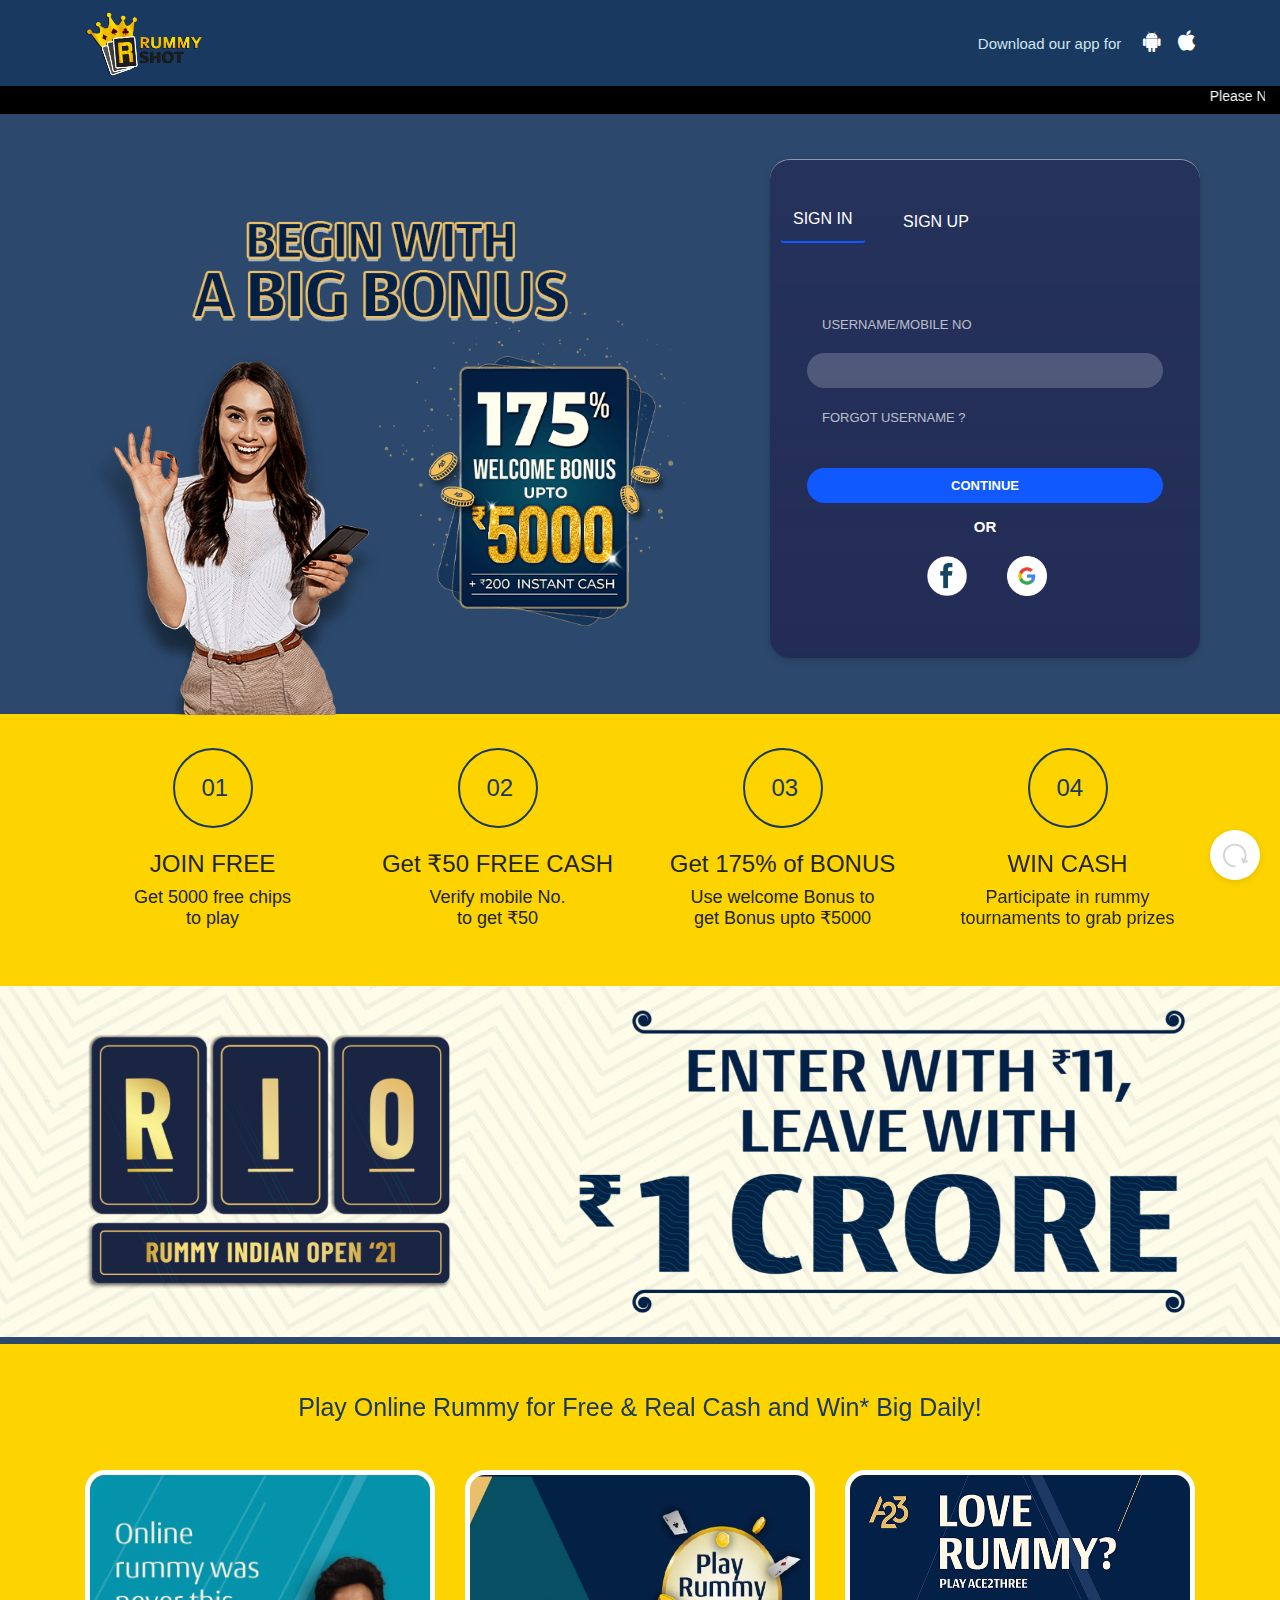
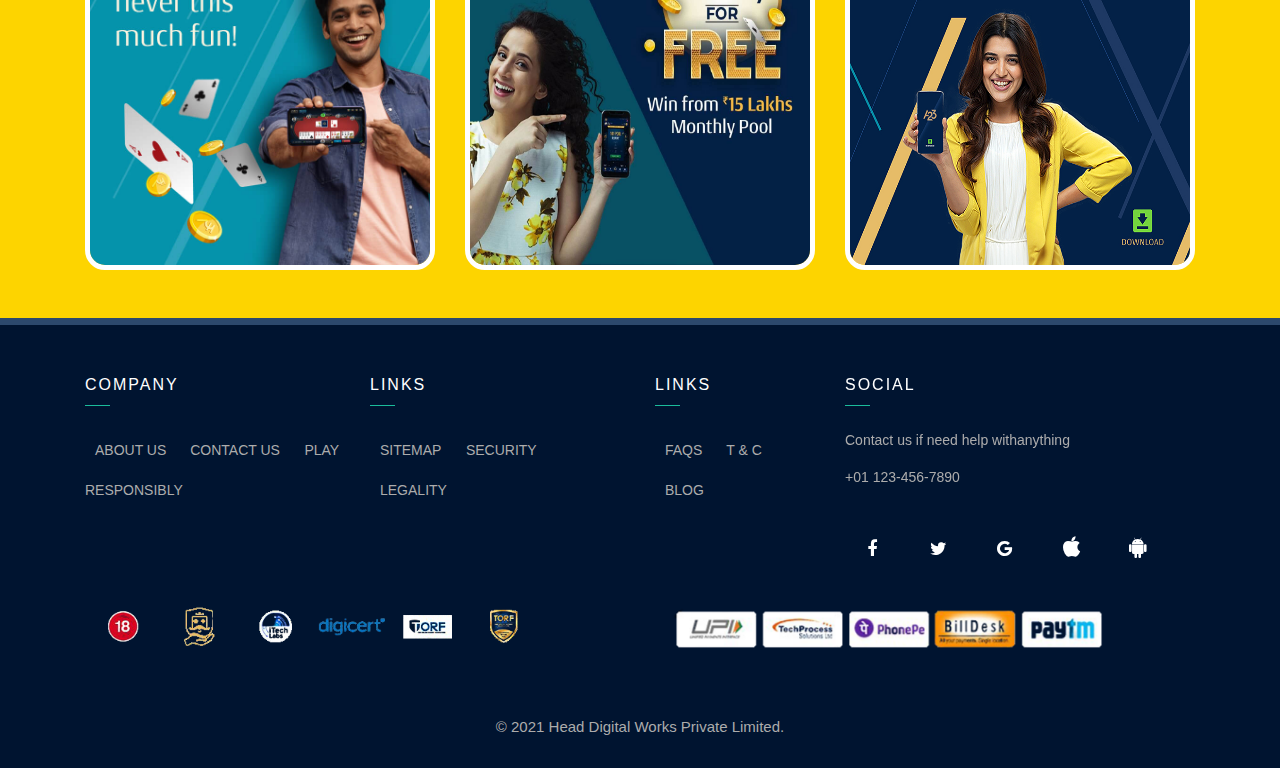
<file: index.html>
<!DOCTYPE html>
<html lang="en">
<head>
    <meta charset="UTF-8">
    <meta http-equiv="X-UA-Compatible" content="IE=edge">
    <meta name="viewport" content="width=device-width, initial-scale=1.0">
    <title>Game</title>
<link rel="stylesheet" href="style.css">
    <!-- Latest compiled and minified CSS -->
<link rel="stylesheet" href="bootstrap/css/bootstrap.min.css">
<link rel="stylesheet" href="style.css">
<link rel="stylesheet" href="https://cdnjs.cloudflare.com/ajax/libs/font-awesome/4.7.0/css/font-awesome.min.css">

<link rel="preconnect" href="https://fonts.googleapis.com">
<link rel="preconnect" href="https://fonts.gstatic.com" crossorigin>
<link href="https://fonts.googleapis.com/css2?family=Open+Sans:wght@300&display=swap" rel="stylesheet">
</head>
<body>

    <nav class="navbar navbar-expand-lg navbar-light bgg">
        <div class="container">
        <a class="navbar-brand" href="#"><img src="images/01.png" width="120" height="120"></a>
        <button class="navbar-toggler" type="button" data-toggle="collapse" data-target="#navbarTogglerDemo02" aria-controls="navbarTogglerDemo02" aria-expanded="false" aria-label="Toggle navigation">
          <span class="navbar-toggler-icon"><i class="fa fa-bars text-white"></i></span>
        </button>
      

<div class="icons">
<span class="color">Download our app for </span>&nbsp;&nbsp;&nbsp;
<i class="fa fa-android"></i>&nbsp;&nbsp;&nbsp;
<i class="fa fa-apple"></i>

    <a href="login.html"><button class="button blue fir">
      Login
    </button></a>
	
    <a href="login.html"> <button class="button blue sec">
      Signup
    </button></a>

    </div>
      </nav>
	  
	
  <div class="container-fluid bg-black">
    <div class="row">
    <div class="col-md-12"><marquee>Please Note: As per the latest regulation passed by the state of Kerala, players from Kerala will not be able to access real cash games, tournaments and add cash balances, but can redeem their balances by logging into Ace2Three platform.</marquee> </div>
  </div>
</div>



<div class="container-fluid banners">
<div class="container">
<div class="row">
<div class="col-md-6"><img src="images/bannerimg.png" width="600" class="mtops"></div>


<div class="col-md-6 margleft"> <div class="container">
  <div class="frame">
    <div class="nav">
      <ul class"links">
        <li class="signin-active"><a class="btn">Sign in</a></li>
        <li class="signup-inactive"><a class="btn">Sign up </a></li>
      </ul>
    </div>
    <div ng-app ng-init="checked = false">
				        <form class="form-signin" action="" method="post" name="form">
          <label for="username">Username/Mobile no</label>
          <input class="form-styling" type="text" name="username" placeholder=""/>

          <label>
        Forgot Username ?</label>
          <div class="btn-animate">
            <a class="btn-signin">Continue</a>
			<p class="text-center mtop">OR</p>
          </div>
		  
		  <div class="google-fb">
		 <img src="images/face.png" width="40">
		  <img src="images/google.png" height="40">
		   </div>
				        </form>
        
				        <form class="form-signup" action="" method="post" name="form">
          <label for="username">Username</label>
          <input class="form-styling" type="text" name="fullname" placeholder=""/>
          <label for="email">Mobile No</label>
          <input class="form-styling" type="text" name="mobile" placeholder=""/>
		  
		   <label for="checkbox" ><span class="ui"></span>Have a referral code?</label>
       
          <a ng-click="checked = !checked" class="btn-signup text-white">Sign Up</a>
		  
		  	  
		  <div class="google-fbs">
		 <img src="images/face.png" width="40">
		  <img src="images/google.png" height="40">
		   </div>
				        </form>
      
            <div  class="success">
              <svg width="270" height="270" xmlns="http://www.w3.org/2000/svg" xmlns:xlink="http://www.w3.org/1999/xlink" x="0px" y="0px"
       viewBox="0 0 60 60" id="check" ng-class="checked ? 'checked' : ''">
                 <path fill="#ffffff" d="M40.61,23.03L26.67,36.97L13.495,23.788c-1.146-1.147-1.359-2.936-0.504-4.314
                  c3.894-6.28,11.169-10.243,19.283-9.348c9.258,1.021,16.694,8.542,17.622,17.81c1.232,12.295-8.683,22.607-20.849,22.042
                  c-9.9-0.46-18.128-8.344-18.972-18.218c-0.292-3.416,0.276-6.673,1.51-9.578" />
                <div class="successtext">
                   <p> Thanks for signing up! Check your email for confirmation.</p>
                </div>
             </div>
      </div>
      
   
      
      <div>
        <div class="cover-photo"></div>
        <div class="profile-photo"></div>
        <h1 class="welcome">Welcome, Chris</h1>
        <a class="btn-goback" value="Refresh" onClick="history.go()">Go back</a>
      </div>
  </div>
    
  <a id="refresh" value="Refresh" onClick="history.go()">
    <svg class="refreshicon"   version="1.1" id="Capa_1"  xmlns="http://www.w3.org/2000/svg" xmlns:xlink="http://www.w3.org/1999/xlink" x="0px" y="0px"
         width="25px" height="25px" viewBox="0 0 322.447 322.447" style="enable-background:new 0 0 322.447 322.447;"
         xml:space="preserve">
         <path  d="M321.832,230.327c-2.133-6.565-9.184-10.154-15.75-8.025l-16.254,5.281C299.785,206.991,305,184.347,305,161.224
                c0-84.089-68.41-152.5-152.5-152.5C68.411,8.724,0,77.135,0,161.224s68.411,152.5,152.5,152.5c6.903,0,12.5-5.597,12.5-12.5
                c0-6.902-5.597-12.5-12.5-12.5c-70.304,0-127.5-57.195-127.5-127.5c0-70.304,57.196-127.5,127.5-127.5
                c70.305,0,127.5,57.196,127.5,127.5c0,19.372-4.371,38.337-12.723,55.568l-5.553-17.096c-2.133-6.564-9.186-10.156-15.75-8.025
                c-6.566,2.134-10.16,9.186-8.027,15.751l14.74,45.368c1.715,5.283,6.615,8.642,11.885,8.642c1.279,0,2.582-0.198,3.865-0.614
                l45.369-14.738C320.371,243.946,323.965,236.895,321.832,230.327z"/>
    </svg>
  </a>
</div></div>
</div>
</div>
</div>
</div>




<div class="container-fluid my-bg">
<div class="container">

<div class="row justify-content-center">
<div class="col-md-3 mt-5 mb-5 text-center"><div class="box">01</div> <h4 class="mt-2">JOIN FREE</h4><h5>Get 5000 free chips<br>
to play</h5></div>

<div class="col-md-3 mt-5 mb-5 text-center"> <div class="box">02</div><h4 class="mt-2">Get ₹50 FREE CASH</h4><h5>Verify mobile No.<br>
to get ₹50
</h5></div>

<div class="col-md-3 mt-5 mb-5 text-center"> <div class="box">03</div><h4 class="mt-2">Get 175% of BONUS</h4><h5>Use welcome Bonus to<br>
get Bonus upto ₹5000</h5></div>

<div class="col-md-3 mt-5 mb-5 text-center"> <div class="box">04</div><h4 class="mt-2">WIN CASH</h4><h5>Participate in rummy <br>tournaments to grab prizes
</h5></div>

</div>
</div>
</div>


<div class="container-fluid p-4"style="background-image:url(images/bg.jpg);">
<div class="container">
<div class="row">
<div class="col-md-12"><img src="images/1.png" width="1100"></div>

</div>
</div>
</div>



<div class="container-fluid p-5 my-bg"style="border-top:7px solid #2c496d;border-bottom:7px solid #2c496d;">
<div class="container">
<div class="row">

<div class="col-md-12 text-center"><h3 class="mb-5 headings">Play Online Rummy for Free & Real Cash and Win* Big Daily!</h3></div>



<div class="col-md-4"><img src="images/c1.jpg" class="img-fluid cards"></div>
<div class="col-md-4"><img src="images/c2.jpg" class="img-fluid cards"></div>
<div class="col-md-4"><img src="images/c4.jpg" class="img-fluid cards"></div>
</div>

</div>
</div>




<!--footer-->

<footer class="section bg-footer">
  <div class="container">
      <div class="row">
          <div class="col-lg-3">
              <div class="">
                  <h6 class="footer-heading text-uppercase text-white">Company</h6>
                  <ul class="list-unstyled footer-link mt-4">
                      <li><a href="">About Us
                        
                        </a></li>
                      <li><a href="">Contact Us</a></li>
                      <li><a href="">Play Responsibly</a></li>
                      
                  </ul>
              </div>
          </div>

          <div class="col-lg-3">
              <div class="">
                  <h6 class="footer-heading text-uppercase text-white">Links</h6>
                  <ul class="list-unstyled footer-link mt-4">
                      <li><a href="">Sitemap</a></li>
                      <li><a href="">Security</a></li>
                      <li><a href="">Legality</a></li>
                      
                  </ul>
              </div>
          </div>

          <div class="col-lg-2">
              <div class="">
                  <h6 class="footer-heading text-uppercase text-white">Links</h6>
                  <ul class="list-unstyled footer-link mt-4">
                      <li><a href="">FAQs </a></li>
                      <li><a href="">T & C</a></li>
                      <li><a href="">Blog</a></li>
                      
                  </ul>
              </div>
          </div>

          <div class="col-lg-4">
              <div class="">
                  <h6 class="footer-heading text-uppercase text-white">Social</h6>
                  <p class="contact-info mt-4">Contact us if need help withanything</p>
                  <p class="contact-info">+01 123-456-7890</p>
                  <div class="mt-5">
                      <ul class="list-inline">
                          <li class="list-inline-item"><a href="#"><i class="fa facebook footer-social-icon fa-facebook-f"></i></i></a></li>
                          <li class="list-inline-item"><a href="#"><i class="fa twitter footer-social-icon fa-twitter"></i></i></a></li>
                          <li class="list-inline-item"><a href="#"><i class="fa google footer-social-icon fa-google"></i></i></a></li>
                          <li class="list-inline-item"><a href="#"><i class="fa apple footer-social-icon fa-apple"></i></i></a></li>
                          <li class="list-inline-item"><a href="#"><i class="fa apple footer-social-icon fa-android"></i></i></a></li>
                      </ul>
                  </div>
              </div>
          </div>

      </div>
  </div>

  <div class="container">
    <div class="row">
<div class="col-md-6"><img src="images/right1.png" width="450" class="imgs"></div>
<div class="col-md-6"><img src="images/upi.png" width="450" class="imgs"></div>
    </div>
  </div>



  <div class="text-center mt-5">
      <p class="footer-alt mb-0 f-14 text-center">© 2021 Head Digital Works Private Limited.</p>
  </div>
</footer>





<!-- Button trigger modal -->

<!-- Modal -->
<!-- Modal -->
<div class="modal fade bs-modal-sm log-sign" id="myModal" tabindex="-1" role="dialog" aria-labelledby="mySmallModalLabel" aria-hidden="true">
  <div class="modal-dialog modal-sm">
    <div class="modal-content">
        
        <div class="bs-example bs-example-tabs">
            <ul id="myTab" class="nav nav-tabs">
              <li id="tab1" class=" active tab-style login-shadow "><a href="#signin" data-toggle="tab">Log In</a></li>
              <li id="tab2" class=" tab-style "><a href="#signup" data-toggle="tab">Sign Up</a></li>
              
            </ul>
        </div>
      <div class="modal-body">
        <div id="myTabContent" class="tab-content">
       
        <div class="tab-pane fade active in" id="signin">
            <form class="form-horizontal">
            <fieldset>
            <!-- Sign In Form -->
            <!-- Text input-->
         <h5 class="text-white text-center my-log"> LOGIN AND PLAY</h5>
               <div class="group">
<input required="" class="input" type="text"><span class="highlight"></span><span class="bar"></span>
    <label class="label" for="date">Username</label></div>
              
              
            <!-- Password input-->
            <div class="group">
<input required="" class="input" type="password"><span class="highlight"></span><span class="bar"></span>
    <label class="label" for="date">Password</label>
    </div>
<em>minimum 6 characters</em>

<input type="checkbox" class=" mt-4" value="lsRememberMe" id="rememberMe"> <label for="rememberMe"  style="color:#fff;position: relative;top:20px;">&nbsp;Remember me</label>
            

            <!-- Button -->
            <div class="control-group">
              <label class="control-label" for="signin"></label>
              <div class="controls">
                <button id="signin" name="signin" class="btn btn-primary btn-block">Log In</button>
              </div>
            </div>
            </fieldset>
            </form>
        </div>
          
          
        <div class="tab-pane fade" id="signup">
            <form class="form-horizontal">
            <fieldset>
            <!-- Sign Up Form -->
            <!-- Text input-->
            <h5 class="text-white text-center my-sign">  SIGNUP AND START WINNING</h5>
            <div class="group">
<input required="" class="input" type="text"><span class="highlight"></span><span class="bar"></span>
    <label class="label" for="date">Username</label></div>
            
            <!-- Text input-->
            <div class="group">
<input required="" class="input" type="password"><span class="highlight"></span><span class="bar"></span>
    <label class="label" for="date">Password</label></div>
            
            <!-- Password input-->
            <div class="group">
<input required="" class="input" type="text"><span class="highlight"></span><span class="bar"></span>
    <label class="label" for="date">Confirm Password</label></div>


            

  


            <!-- Text input-->
            <div class="group">
<input required="" class="input" type="email"><span class="highlight"></span><span class="bar"></span>
    <label class="label" for="date">Email</label></div>
              
    
    <input class="form-check-input" type="checkbox" id="myCheck"  style="margin-left:1px;" onclick="myFunction()">
			<label class="form-check-label  promo"  disabled for="gridCheck1">  
				&nbsp;  Have a Promo Code?
			</label>
      <label for="inputCity"></label>
			<input type="text" class="form-control mt-3" id="text" placeholder="Enter your Promocode" style="display:none;
      width: 211px;
  ">


    <li class="checkbox mt-5">
      <input type="checkbox" name="ch2" id="ch2" value="2">
      <label for="ch2" class="text-white">Checkbox with long text : Officia nisi velit officia esse amet anim. Qui quis cupidatat duis adipisicing pariatur cupidatat reprehenderit dolore eiusmod non adipisicing. Ullamco qui elit sint irure ut qui aliqua.</label>
    </li>
            
            
            <!-- Button -->
            <div class="control-group">
              <label class="control-label" for="confirmsignup"></label>
              <div class="controls">
                <button id="confirmsignup" name="confirmsignup" class="btn btn-primary btn-block">Sign Up</button>
              </div>
            </div>
            </fieldset>
            </form>
      </div>
    </div>
      </div>
      <!--<div class="modal-footer">
      <center>
        <button type="button" class="btn btn-default" data-dismiss="modal">Close</button>
        </center>
      </div>-->
    </div>
  </div>
</div>
  
   

<!--modal2-->

<div class="modal fade bs-modal-sm" id="forgot-password" tabindex="0" role="dialog" aria-labelledby="mySmallModalLabel" aria-hidden="true">
  <div class="modal-dialog modal-sm" >
    <div class="modal-content">
        <div class="modal-header">
        <button type="button" class="close" data-dismiss="modal" aria-label="Close"><span aria-hidden="true">&times;</span></button>
        <h4 class="modal-title" id="myModalLabel">Password will be sent to your email</h4>
      </div>
      <div class="modal-body">
        <form class="form-horizontal">
        <fieldset>
        <div class="group">
<input required="" class="input" type="text"><span class="highlight"></span><span class="bar"></span>
    <label class="label" for="date">Email address</label></div>
        
        
        <div class="control-group">
              <label class="control-label" for="forpassword"></label>
              <div class="controls">
                <button id="forpasswodr" name="forpassword" class="btn btn-primary btn-block">Send</button>
              </div>
            </div>
          </fieldset>
            </form>
          
      </div>
    </div>
    
  </div>
</div>






      <!-- jQuery library -->
      <script src="bootstrap/js/jquery-3.4.1.min.js"></script>
<script src="bootstrap/js/bootstrap.min.js"></script>


<script>
$(window, document, undefined).ready(function() {

  $('.input').blur(function() {
    var $this = $(this);
    if ($this.val())
      $this.addClass('used');
    else
      $this.removeClass('used');
  });
  
  });


$('#tab1').on('click' , function(){
    $('#tab1').addClass('login-shadow');
   $('#tab2').removeClass('signup-shadow');
});

$('#tab2').on('click' , function(){
    $('#tab2').addClass('signup-shadow');
   $('#tab1').removeClass('login-shadow');


});
</script>



  	<script>
function myFunction() {
  // Get the checkbox
  var checkBox = document.getElementById("myCheck");
  // Get the output text
  var text = document.getElementById("text");

  // If the checkbox is checked, display the output text
  if (checkBox.checked == true){
    text.style.display = "block";
	
  } else {
    text.style.display = "none";
  }
}
		</script>


<script>
$(function() {
	$(".btn").click(function() {
		$(".form-signin").toggleClass("form-signin-left");
    $(".form-signup").toggleClass("form-signup-left");
    $(".frame").toggleClass("frame-long");
    $(".signup-inactive").toggleClass("signup-active");
    $(".signin-active").toggleClass("signin-inactive");
    $(".forgot").toggleClass("forgot-left");   
    $(this).removeClass("idle").addClass("active");
	});
});

$(function() {
	$(".btn-signup").click(function() {
  $(".nav").toggleClass("nav-up");
  $(".form-signup-left").toggleClass("form-signup-down");
  $(".success").toggleClass("success-left"); 
  $(".frame").toggleClass("frame-short");
	});
});

$(function() {
	$(".btn-signin").click(function() {
  $(".btn-animate").toggleClass("btn-animate-grow");
  $(".welcome").toggleClass("welcome-left");
  $(".cover-photo").toggleClass("cover-photo-down");
  $(".frame").toggleClass("frame-short");
  $(".profile-photo").toggleClass("profile-photo-down");
  $(".btn-goback").toggleClass("btn-goback-up");
  $(".forgot").toggleClass("forgot-fade");
	});
});
</script>


</body>
</html>
</file>
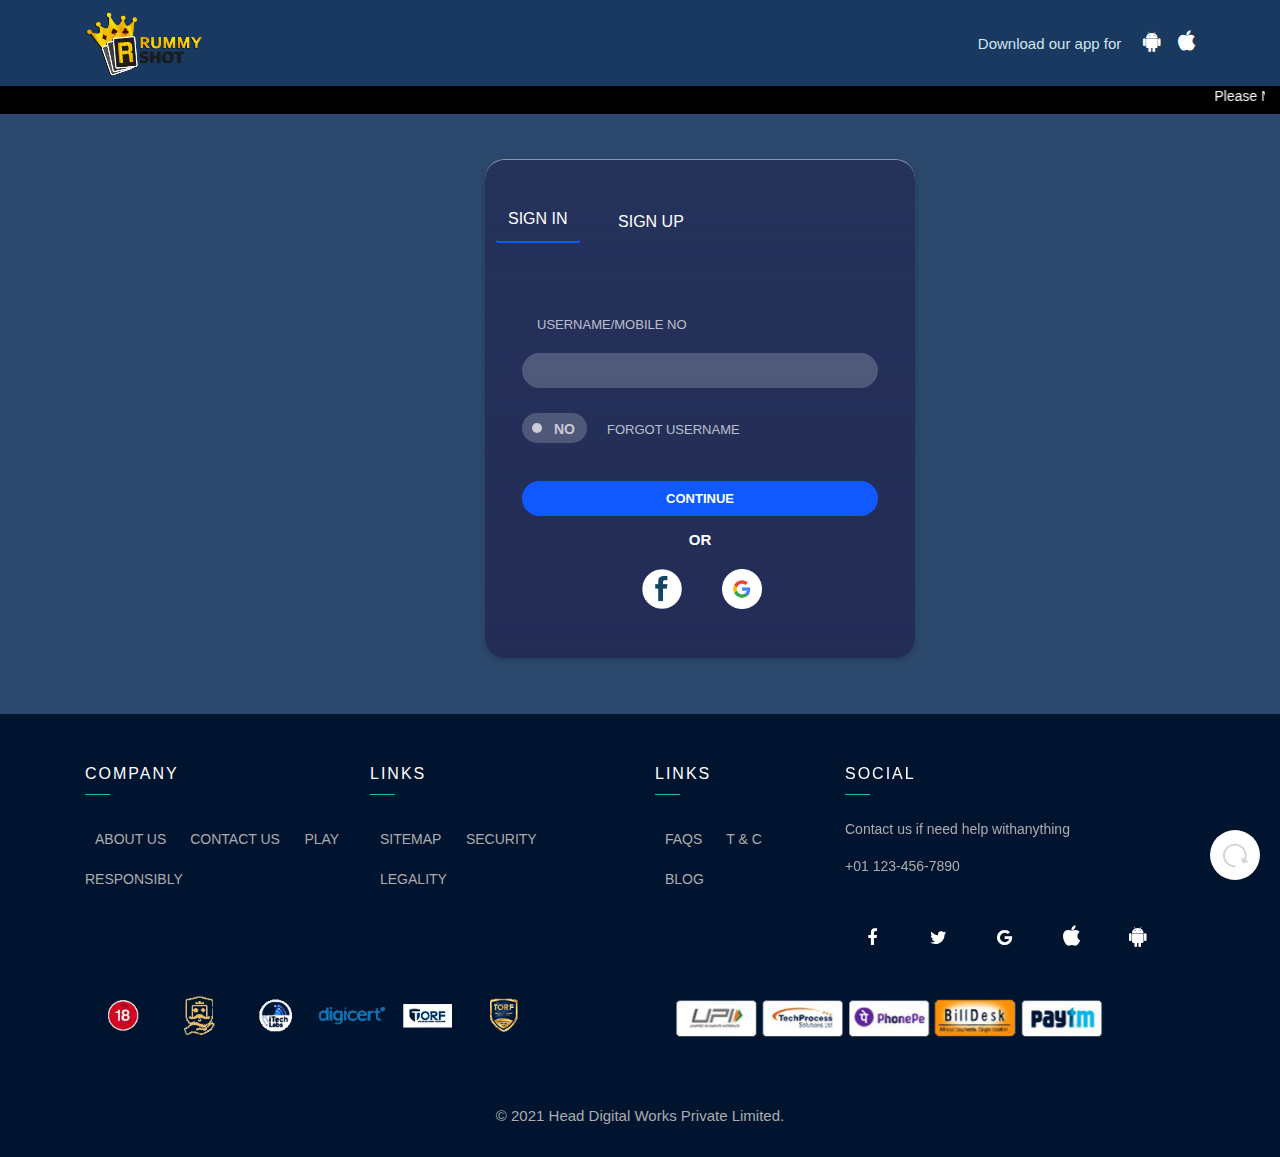
<file: login.html>
<!DOCTYPE html>
<html lang="en">
<head>
    <meta charset="UTF-8">
    <meta http-equiv="X-UA-Compatible" content="IE=edge">
    <meta name="viewport" content="width=device-width, initial-scale=1.0">
    <title>Game</title>
<link rel="stylesheet" href="style.css">
    <!-- Latest compiled and minified CSS -->
<link rel="stylesheet" href="bootstrap/css/bootstrap.min.css">
<link rel="stylesheet" href="style.css">
<link rel="stylesheet" href="https://cdnjs.cloudflare.com/ajax/libs/font-awesome/4.7.0/css/font-awesome.min.css">

<link rel="preconnect" href="https://fonts.googleapis.com">
<link rel="preconnect" href="https://fonts.gstatic.com" crossorigin>
<link href="https://fonts.googleapis.com/css2?family=Open+Sans:wght@300&display=swap" rel="stylesheet">


<style>
@media only screen and (max-width: 768px){
.banners {
    background: #2c496d;
    width: 100%;
    height: 605px;
}

body,html{overflow-x:hidden;}

.frame {
    margin-top: 45px;
    height: 499px;
    width: 430px;
    background: linear-gradient( rgba(35,43,85,0.75), rgba(35,43,85,0.95)), url(https://dl.dropboxusercontent.com/u/22006283/preview/codepen/clouds-cloudy-forest-mountain.jpg) no-repeat center center;
    background-size: cover;
    margin-left: -83px;
}

.frame {
    margin-top: 45px;
    height: 499px;
    width: 315px;
}

.form-signin {
    width: 327px;
    height: 375px;
}

.form-signup {
    width: 327px;
    height: 375px;
}
}
</style>
</head>
<body>

    <nav class="navbar navbar-expand-lg navbar-light bgg">
        <div class="container">
        <a class="navbar-brand" href="#"><img src="images/01.png" width="120" height="120"></a>
        <button class="navbar-toggler" type="button" data-toggle="collapse" data-target="#navbarTogglerDemo02" aria-controls="navbarTogglerDemo02" aria-expanded="false" aria-label="Toggle navigation">
          <span class="navbar-toggler-icon"><i class="fa fa-bars text-white"></i></span>
        </button>
      

<div class="icons">
<span class="color">Download our app for </span>&nbsp;&nbsp;&nbsp;
<i class="fa fa-android"></i>&nbsp;&nbsp;&nbsp;
<i class="fa fa-apple"></i>



    </div>
      </nav>
	  
	
  <div class="container-fluid bg-black">
    <div class="row">
    <div class="col-md-12"><marquee>Please Note: As per the latest regulation passed by the state of Kerala, players from Kerala will not be able to access real cash games, tournaments and add cash balances, but can redeem their balances by logging into Ace2Three platform.</marquee> </div>
  </div>
</div>



<div class="container-fluid banners">
<div class="container">
<div class="row">



<div class="col-md-12 margleft"> <div class="container">
  <div class="frame">
    <div class="nav">
      <ul class"links">
        <li class="signin-active"><a class="btn">Sign in</a></li>
        <li class="signup-inactive"><a class="btn">Sign up </a></li>
      </ul>
    </div>
    <div ng-app ng-init="checked = false">
				        <form class="form-signin" action="" method="post" name="form">
          <label for="username">Username/Mobile no</label>
          <input class="form-styling" type="text" name="username" placeholder=""/>

          <input type="checkbox" id="checkbox"/>
          <label for="checkbox" ><span class="ui"></span>Forgot Username</label>
          <div class="btn-animate">
            <a class="btn-signin">Continue</a>
			<p class="text-center mtop">OR</p>
          </div>
		  
		  <div class="google-fb">
		 <img src="images/face.png" width="40">
		  <img src="images/google.png" height="40">
		   </div>
				        </form>
        
				        <form class="form-signup" action="" method="post" name="form">
          <label for="username">Username</label>
          <input class="form-styling" type="text" name="fullname" placeholder=""/>
          <label for="email">Mobile No</label>
          <input class="form-styling" type="text" name="mobile" placeholder=""/>
		  
		   <label for="checkbox" ><span class="ui"></span>Have a referral code?</label>
       
          <a ng-click="checked = !checked" class="btn-signup text-white">Sign Up</a>
		  
		  	  
		  <div class="google-fbs">
		 <img src="images/face.png" width="40">
		  <img src="images/google.png" height="40">
		   </div>
				        </form>
      
            <div  class="success">
              <svg width="270" height="270" xmlns="http://www.w3.org/2000/svg" xmlns:xlink="http://www.w3.org/1999/xlink" x="0px" y="0px"
       viewBox="0 0 60 60" id="check" ng-class="checked ? 'checked' : ''">
                 <path fill="#ffffff" d="M40.61,23.03L26.67,36.97L13.495,23.788c-1.146-1.147-1.359-2.936-0.504-4.314
                  c3.894-6.28,11.169-10.243,19.283-9.348c9.258,1.021,16.694,8.542,17.622,17.81c1.232,12.295-8.683,22.607-20.849,22.042
                  c-9.9-0.46-18.128-8.344-18.972-18.218c-0.292-3.416,0.276-6.673,1.51-9.578" />
                <div class="successtext">
                   <p> Thanks for signing up! Check your email for confirmation.</p>
                </div>
             </div>
      </div>
      
   
      
      <div>
        <div class="cover-photo"></div>
        <div class="profile-photo"></div>
        <h1 class="welcome">Welcome, Chris</h1>
        <a class="btn-goback" value="Refresh" onClick="history.go()">Go back</a>
      </div>
  </div>
    
  <a id="refresh" value="Refresh" onClick="history.go()">
    <svg class="refreshicon"   version="1.1" id="Capa_1"  xmlns="http://www.w3.org/2000/svg" xmlns:xlink="http://www.w3.org/1999/xlink" x="0px" y="0px"
         width="25px" height="25px" viewBox="0 0 322.447 322.447" style="enable-background:new 0 0 322.447 322.447;"
         xml:space="preserve">
         <path  d="M321.832,230.327c-2.133-6.565-9.184-10.154-15.75-8.025l-16.254,5.281C299.785,206.991,305,184.347,305,161.224
                c0-84.089-68.41-152.5-152.5-152.5C68.411,8.724,0,77.135,0,161.224s68.411,152.5,152.5,152.5c6.903,0,12.5-5.597,12.5-12.5
                c0-6.902-5.597-12.5-12.5-12.5c-70.304,0-127.5-57.195-127.5-127.5c0-70.304,57.196-127.5,127.5-127.5
                c70.305,0,127.5,57.196,127.5,127.5c0,19.372-4.371,38.337-12.723,55.568l-5.553-17.096c-2.133-6.564-9.186-10.156-15.75-8.025
                c-6.566,2.134-10.16,9.186-8.027,15.751l14.74,45.368c1.715,5.283,6.615,8.642,11.885,8.642c1.279,0,2.582-0.198,3.865-0.614
                l45.369-14.738C320.371,243.946,323.965,236.895,321.832,230.327z"/>
    </svg>
  </a>
</div></div>
</div>
</div>
</div>
</div>







<!--footer-->

<footer class="section bg-footer">
  <div class="container">
      <div class="row">
          <div class="col-lg-3">
              <div class="">
                  <h6 class="footer-heading text-uppercase text-white">Company</h6>
                  <ul class="list-unstyled footer-link mt-4">
                      <li><a href="">About Us
                        
                        </a></li>
                      <li><a href="">Contact Us</a></li>
                      <li><a href="">Play Responsibly</a></li>
                      
                  </ul>
              </div>
          </div>

          <div class="col-lg-3">
              <div class="">
                  <h6 class="footer-heading text-uppercase text-white">Links</h6>
                  <ul class="list-unstyled footer-link mt-4">
                      <li><a href="">Sitemap</a></li>
                      <li><a href="">Security</a></li>
                      <li><a href="">Legality</a></li>
                      
                  </ul>
              </div>
          </div>

          <div class="col-lg-2">
              <div class="">
                  <h6 class="footer-heading text-uppercase text-white">Links</h6>
                  <ul class="list-unstyled footer-link mt-4">
                      <li><a href="">FAQs </a></li>
                      <li><a href="">T & C</a></li>
                      <li><a href="">Blog</a></li>
                      
                  </ul>
              </div>
          </div>

          <div class="col-lg-4">
              <div class="">
                  <h6 class="footer-heading text-uppercase text-white">Social</h6>
                  <p class="contact-info mt-4">Contact us if need help withanything</p>
                  <p class="contact-info">+01 123-456-7890</p>
                  <div class="mt-5">
                      <ul class="list-inline">
                          <li class="list-inline-item"><a href="#"><i class="fa facebook footer-social-icon fa-facebook-f"></i></i></a></li>
                          <li class="list-inline-item"><a href="#"><i class="fa twitter footer-social-icon fa-twitter"></i></i></a></li>
                          <li class="list-inline-item"><a href="#"><i class="fa google footer-social-icon fa-google"></i></i></a></li>
                          <li class="list-inline-item"><a href="#"><i class="fa apple footer-social-icon fa-apple"></i></i></a></li>
                          <li class="list-inline-item"><a href="#"><i class="fa apple footer-social-icon fa-android"></i></i></a></li>
                      </ul>
                  </div>
              </div>
          </div>

      </div>
  </div>

  <div class="container">
    <div class="row">
<div class="col-md-6"><img src="images/right1.png" width="450" class="imgs"></div>
<div class="col-md-6"><img src="images/upi.png" width="450" class="imgs"></div>
    </div>
  </div>



  <div class="text-center mt-5">
      <p class="footer-alt mb-0 f-14 text-center">© 2021 Head Digital Works Private Limited.</p>
  </div>
</footer>





<!-- Button trigger modal -->

<!-- Modal -->
<!-- Modal -->
<div class="modal fade bs-modal-sm log-sign" id="myModal" tabindex="-1" role="dialog" aria-labelledby="mySmallModalLabel" aria-hidden="true">
  <div class="modal-dialog modal-sm">
    <div class="modal-content">
        
        <div class="bs-example bs-example-tabs">
            <ul id="myTab" class="nav nav-tabs">
              <li id="tab1" class=" active tab-style login-shadow "><a href="#signin" data-toggle="tab">Log In</a></li>
              <li id="tab2" class=" tab-style "><a href="#signup" data-toggle="tab">Sign Up</a></li>
              
            </ul>
        </div>
      <div class="modal-body">
        <div id="myTabContent" class="tab-content">
       
        <div class="tab-pane fade active in" id="signin">
            <form class="form-horizontal">
            <fieldset>
            <!-- Sign In Form -->
            <!-- Text input-->
         <h5 class="text-white text-center my-log"> LOGIN AND PLAY</h5>
               <div class="group">
<input required="" class="input" type="text"><span class="highlight"></span><span class="bar"></span>
    <label class="label" for="date">Username</label></div>
              
              
            <!-- Password input-->
            <div class="group">
<input required="" class="input" type="password"><span class="highlight"></span><span class="bar"></span>
    <label class="label" for="date">Password</label>
    </div>
<em>minimum 6 characters</em>

<input type="checkbox" class=" mt-4" value="lsRememberMe" id="rememberMe"> <label for="rememberMe"  style="color:#fff;position: relative;top:20px;">&nbsp;Remember me</label>
            

            <!-- Button -->
            <div class="control-group">
              <label class="control-label" for="signin"></label>
              <div class="controls">
                <button id="signin" name="signin" class="btn btn-primary btn-block">Log In</button>
              </div>
            </div>
            </fieldset>
            </form>
        </div>
          
          
        <div class="tab-pane fade" id="signup">
            <form class="form-horizontal">
            <fieldset>
            <!-- Sign Up Form -->
            <!-- Text input-->
            <h5 class="text-white text-center my-sign">  SIGNUP AND START WINNING</h5>
            <div class="group">
<input required="" class="input" type="text"><span class="highlight"></span><span class="bar"></span>
    <label class="label" for="date">Username</label></div>
            
            <!-- Text input-->
            <div class="group">
<input required="" class="input" type="password"><span class="highlight"></span><span class="bar"></span>
    <label class="label" for="date">Password</label></div>
            
            <!-- Password input-->
            <div class="group">
<input required="" class="input" type="text"><span class="highlight"></span><span class="bar"></span>
    <label class="label" for="date">Confirm Password</label></div>


            

  


            <!-- Text input-->
            <div class="group">
<input required="" class="input" type="email"><span class="highlight"></span><span class="bar"></span>
    <label class="label" for="date">Email</label></div>
              
    
    <input class="form-check-input" type="checkbox" id="myCheck"  style="margin-left:1px;" onclick="myFunction()">
			<label class="form-check-label  promo"  disabled for="gridCheck1">  
				&nbsp;  Have a Promo Code?
			</label>
      <label for="inputCity"></label>
			<input type="text" class="form-control mt-3" id="text" placeholder="Enter your Promocode" style="display:none;
      width: 211px;
  ">


    <li class="checkbox mt-5">
      <input type="checkbox" name="ch2" id="ch2" value="2">
      <label for="ch2" class="text-white">Checkbox with long text : Officia nisi velit officia esse amet anim. Qui quis cupidatat duis adipisicing pariatur cupidatat reprehenderit dolore eiusmod non adipisicing. Ullamco qui elit sint irure ut qui aliqua.</label>
    </li>
            
            
            <!-- Button -->
            <div class="control-group">
              <label class="control-label" for="confirmsignup"></label>
              <div class="controls">
                <button id="confirmsignup" name="confirmsignup" class="btn btn-primary btn-block">Sign Up</button>
              </div>
            </div>
            </fieldset>
            </form>
      </div>
    </div>
      </div>
      <!--<div class="modal-footer">
      <center>
        <button type="button" class="btn btn-default" data-dismiss="modal">Close</button>
        </center>
      </div>-->
    </div>
  </div>
</div>
  
   

<!--modal2-->

<div class="modal fade bs-modal-sm" id="forgot-password" tabindex="0" role="dialog" aria-labelledby="mySmallModalLabel" aria-hidden="true">
  <div class="modal-dialog modal-sm" >
    <div class="modal-content">
        <div class="modal-header">
        <button type="button" class="close" data-dismiss="modal" aria-label="Close"><span aria-hidden="true">&times;</span></button>
        <h4 class="modal-title" id="myModalLabel">Password will be sent to your email</h4>
      </div>
      <div class="modal-body">
        <form class="form-horizontal">
        <fieldset>
        <div class="group">
<input required="" class="input" type="text"><span class="highlight"></span><span class="bar"></span>
    <label class="label" for="date">Email address</label></div>
        
        
        <div class="control-group">
              <label class="control-label" for="forpassword"></label>
              <div class="controls">
                <button id="forpasswodr" name="forpassword" class="btn btn-primary btn-block">Send</button>
              </div>
            </div>
          </fieldset>
            </form>
          
      </div>
    </div>
    
  </div>
</div>






      <!-- jQuery library -->
      <script src="bootstrap/js/jquery-3.4.1.min.js"></script>
<script src="bootstrap/js/bootstrap.min.js"></script>


<script>
$(window, document, undefined).ready(function() {

  $('.input').blur(function() {
    var $this = $(this);
    if ($this.val())
      $this.addClass('used');
    else
      $this.removeClass('used');
  });
  
  });


$('#tab1').on('click' , function(){
    $('#tab1').addClass('login-shadow');
   $('#tab2').removeClass('signup-shadow');
});

$('#tab2').on('click' , function(){
    $('#tab2').addClass('signup-shadow');
   $('#tab1').removeClass('login-shadow');


});
</script>



  	<script>
function myFunction() {
  // Get the checkbox
  var checkBox = document.getElementById("myCheck");
  // Get the output text
  var text = document.getElementById("text");

  // If the checkbox is checked, display the output text
  if (checkBox.checked == true){
    text.style.display = "block";
	
  } else {
    text.style.display = "none";
  }
}
		</script>


<script>
$(function() {
	$(".btn").click(function() {
		$(".form-signin").toggleClass("form-signin-left");
    $(".form-signup").toggleClass("form-signup-left");
    $(".frame").toggleClass("frame-long");
    $(".signup-inactive").toggleClass("signup-active");
    $(".signin-active").toggleClass("signin-inactive");
    $(".forgot").toggleClass("forgot-left");   
    $(this).removeClass("idle").addClass("active");
	});
});

$(function() {
	$(".btn-signup").click(function() {
  $(".nav").toggleClass("nav-up");
  $(".form-signup-left").toggleClass("form-signup-down");
  $(".success").toggleClass("success-left"); 
  $(".frame").toggleClass("frame-short");
	});
});

$(function() {
	$(".btn-signin").click(function() {
  $(".btn-animate").toggleClass("btn-animate-grow");
  $(".welcome").toggleClass("welcome-left");
  $(".cover-photo").toggleClass("cover-photo-down");
  $(".frame").toggleClass("frame-short");
  $(".profile-photo").toggleClass("profile-photo-down");
  $(".btn-goback").toggleClass("btn-goback-up");
  $(".forgot").toggleClass("forgot-fade");
	});
});
</script>


</body>
</html>
</file>
<file: style.css>
*{margin:0;padding:0}

body{}
.mtops{margin-top:107px;}

.google-fb{    position: relative;
    top:53px;
    left: 120px;
    /* background: #FF3; */
word-spacing: 36px;}

marquee{color:#fff!important;font-weight:400!important;}

.bg-black{background:#000;}

.banners{background:#2c496d;width:100%;height:600px;}

.google-fbs {
    position: relative;
    top: 14px;
    left: 120px;
    /* background: #FF3; */
    word-spacing: 36px;
}


.form-popup {
  display: none;
  position: fixed;
  bottom: 0;
  right: 15px;
  border: 3px solid #f1f1f1;
  z-index: 9;
}

.cards{width:350px;height:400px;border-radius:20px;border:5px solid #fff;}

.headings{font-size:25px;color:#1a3960;}


.margleft{position:relative;left:60px;}

.fa-facebook{width:50px;height:50px;background:#fff;}

.mtop{margin-top:40px;}
.color{color:#d0e5ef;}
a{color:aqua}
.navbar{height:86px;}
.bgg{background-color:#1a3960;}
.nav-item a{color:#fff !important;letter-spacing: .7px;white-space: nowrap;font-family: 'Open Sans', sans-serif;font-size: 14px;}
span{font-size: 15px;}
.item img{    width: 100%;border-radius: 0!important;
height: 670px;}
h5{font-size: 18px !important;}

.heading{font-size: 18px;}
marquee{font-size: 14px;color:#1a3960}

#finance-btn:focus{border:none;outline:none}
#refer-btn:focus{border:none;outline:none}

.box {
    width: 80px;
    height: 80px;
    background: #fdd400;
    border-radius: 50%;
    padding: 20px 27px;
    color: #fff;
	border:2px solid #1a3960;
    font-size: 24px;
	position:relative;
	color:#1a3960;
	top:15%;
	left:50%;
transform:translate(-50%,-50%);}
}

h4{font-size: 22px;color:#1a3960;}


#text{display: none;}

p{text-align: justify;}

.my-bg{background:#fdd400;}
	p{font-size:15px;}

	#title {
		text-align: center;
	  }
	  #content {
		max-width: 480px;
		margin: 1rem auto 2rem;
	  }
	  details {

		border-radius: 0.5rem;
		margin-top: 2rem;
		padding: 1rem;
		background: #1a3960;
		color:#fff;
	  }
	  summary {
		cursor: pointer;
		font-size: 1.5rem;
		font-weight:600;
		font-size: 16px;
	  }
	  
	  details > p {
		line-height: 1.75rem;
		margin-top: 1rem;
		padding-top: 1rem;
		position: relative;
		color:#fff;font-size: 15px;
	  }
	  details > p::before {
		animation: grow 500ms forwards;
		background: var(--green);
		border-radius: 0.125rem;
		content: "";
		display: block;
		height: 0.25rem;
		position: absolute;
		top: 0;
		width: 0;
	  }
	  details > p::after {
		background: lightgray;
		background: linear-gradient(
		  90deg,
		  #c7c7c7,
		  #c7c7c7 0.75rem,
		  #555555 0.75rem,
		  #555555 2rem,
		  #c7c7c7 2rem,
		  #c7c7c7 3.5rem,
		  #555555 3.5rem,
		  #555555 6rem,
		  #c7c7c7 6rem,
		  #c7c7c7 7rem,
		  #8c6e3b 7rem,
		  #8c6e3b 7.5rem,
		  #c7c7c7 7.5rem,
		  #c7c7c7
		);
		border-radius: 0.125rem 0 0 0.125rem;
		content: "";
		display: block;
		height: 0.5rem;
		width: 8rem;
		position: absolute;
		left: 0;
		top: -0.125rem;
	  }
	  /* Conditional styling when open */
	  details[open] {
		background:#676464;color:#fff;
		transition: all 300ms;
	  }
	  
	  /* Styling per class */
	  summary::marker {
		color: var(--black);
	  }
	  .tangental > summary::marker {
		color: var(--white);
	  }
	  .tangental p::before {
		background: var(--blue);
	  }
	  .terrible > summary::marker {
		color: var(--red);
	  }
	  .terrible > p::before {
		background: var(--red);
	  }
	  
	  /* Animations */
	  @keyframes grow {
		from {
		  width: 0%;
		}
		to {
		  width: 100%;
		}
	  }
	  
	  .carousel-item img{height: 700px;}

	  .fa-android{font-size: 22px!important;color:#fff;}
	  .fa-apple{font-size: 22px !important;color:#fff;}


	
	.myt{margin-top:-50px;}

	  .bgfoot{background-color: #001430;}
	
	  ul li{list-style-type:none;color:#fff;}





.button.blue {
  background: #4299e1;
}
.button.blue:hover {
  background: #2b6cb0;
}


	  
	.fsize{font-size: 14px;line-height: 30px;margin-left: 70px;}


	.bg-footer {
		background-color:#001430;
		padding: 50px 0 30px;
	}
	.footer-heading {
		letter-spacing: 2px;
	}
	
	.footer-link a {
		color: #acacac;
		line-height: 40px;
		font-size: 14px;
		transition: all 0.5s;
	}
	
	.footer-link a:hover {
		color: #1bbc9b;
	}
	
	.contact-info {
		color: #acacac;
		font-size: 14px;
	}
	
	.footer-social-icon {
		font-size: 15px;
		height: 34px;
		width: 34px;
		line-height: 34px;
		border-radius: 3px;
		text-align: center;
		display: inline-block;
	}
	
	.facebook {
		
		color: #ffffff;
	}
	
	.twitter {
		
		color: #ffffff;
	}
	
	.google {
	
		color: #ffffff;
	}
	
	.apple {
		
		color: #ffffff;
	}
	
	.footer-alt {
		color: #acacac;
	}
	
	.footer-heading {
		position: relative;
		padding-bottom: 12px;
	}
	
	.footer-heading:after {
		content: '';
		width: 25px;
		border-bottom: 1px solid #FFF;
		position: absolute;
		left: 0;
		bottom: 0;
		display: block;
		border-bottom: 1px solid #1bbc9b;
	}
	


	.tab-style{
		font-size:20px;
		width:50%;
		background-color:#f2f2f2;
		  text-align:center;
		  
		
		}
		.nav-tabs > li > a {
			margin-right: 0px;
			color:#000;
		}
		
		
		
		.group2 { 
			position: relative; 
			margin-top: 16px; 
		}
		
		.btn-block{margin-top:20px;
		margin-bottom:20px;
		font-size:18px;}
		
		.nav-tabs>li.active>a, .nav-tabs>li.active>a:focus, .nav-tabs>li.active>a:hover {   background-color:#e5ecf4;
		color:#4a89dc;}
		
		.login-shadow{-webkit-box-shadow: 5px -5px 6px 0px rgba(82,82,82,0.52);
		-moz-box-shadow: 5px -5px 6px 0px rgba(82,82,82,0.52);
		box-shadow: 5px -5px 6px 0px rgba(82,82,82,0.52);
		  z-index:1;
		   
		}
		
		.signup-shadow{-webkit-box-shadow: -5px 0px 6px 0px rgba(82,82,82,0.52);
		-moz-box-shadow: -5px -5px 6px 0px rgba(82,82,82,0.52);
		box-shadow: -5px 0px 6px 0px rgba(82,82,82,0.52);
		  
		}
		
		
		.modal-header{background-color:#e5ecf4;}
		
		.group { 
			position: relative; 
			margin-top: 30px; 
		}
		
		
		.input {
			font-size: 18px;
			padding: 10px 10px 10px 5px;
			-webkit-appearance: none;
			display: block;
			background: none;
			color: #636363;
			width: 100%;
			border: none;
			border-radius: 0;
			border-bottom: 1px solid #757575;
		}
		
		.input:focus { outline: none; }
		
		
		/* Label */
		
		.label {
			color:#cccaca; 
			font-size: 18px;
			font-weight: normal;
			position: absolute;
			pointer-events: none;
			left: -10px;
			top: 10px;
			transition: all 0.2s ease;
		}
		
		
		/* active */
		
		.input:focus ~ .label, .input.used ~ .label {
			top: -20px;
		  transform: scale(.75); left:-15px;
			/* font-size: 14px; */
			color: #4a89dc;
		}
		
		
		/* Underline */
		
		.bar {
			position: relative;
			display: block;
			width: 100%;
		}
		
		.bar:before, .bar:after {
			content: '';
			height: 2px; 
			width: 0;
			bottom: 1px; 
			position: absolute;
			background: #4a89dc; 
			transition: all 0.2s ease;
		}
		
		.bar:before { left: 50%; }
		
		.bar:after { right: 50%; }
		
		
		/* active */
		
		.input:focus ~ .bar:before, .input:focus ~ .bar:after { width: 50%; }
		 ul li{z-index:1!important;}
		
		/* Highlight */
		
		.highlight {
			position: absolute;
			height: 60%; 
			width: 100px; 
			top: 25%; 
			left: 0;
			pointer-events: none;
			opacity: 0.5;
		}
		
		.promo{    margin-left: 21px;
			color: #fff;
			margin-top: 23px;
			position: relative;
			top: 8px;
		}
		
		/* active */
		
		.input:focus ~ .highlight {
			animation: inputHighlighter 0.3s ease;
		}
		
		
		@media  screen and (max-width: 767px) and (min-width: 576px){
		  #myModal{margin-left:20%;
					margin-right:20%;}
		
		  #forgot-password{margin-left:20%;
					margin-right:20%;}
		} 
		
		
		@media screen and (min-width: 768px) {
			
			
	
			#myModal .modal-dialog  {width:500px;     position: absolute;
				top: 50%;
				left: 40%;
				transform: translate(-50%, -50%);}
		  
		  #forgot-password .modal-dialog{width:500px;}
		  
		  .modal-body{padding-left:50px;
					  padding-right:50px;}
		}
		
		
		.modal-body{background-image:url('images/ujj.jpg');
		background-size:cover;
		z-inedx:4;}
		
		em{display:none;}
		
		
		.modal-content{width:600px!important}


		label, input {
			cursor: pointer;
		}
		input {
			margin: 0;
			max-width: 100%;
			height: auto;	
			font-family: inherit;
			font-size: inherit;
			line-height: inherit;
			color: #1b1b1b;
			vertical-align: middle;
			-webkit-appearance: none;
			   -moz-appearance: none;
					   appearance: none;
			border: .08em solid #4F4F4F;
		}	
		#page {
			max-width: 1200px;
			margin: 0 auto;
		}
		section {
			display: grid;
			grid-template-columns: repeat(2, 1fr);
			gap: 1em;
		}
		@media (max-width: 767px) {
			section {
				grid-template-columns: 1fr;
			} 
		}
		/* End reset for the demo */
		
		.checkbox, .radio {
			display: grid;
			grid-template-columns: auto 1fr;
			gap: 1em;
		}
		input[type="checkbox"],
		input[type="radio"] {
			width: 1.25em; height: 1.25em;border: 1px solid #fff;position: relative;
			position: relative;
			top: 6px;
		}	
		input[type="radio"] {	
			border-radius: 50%;
		}
		input[type="checkbox"]:checked,
		input[type="radio"]:checked {
			background-image: url("data:image/svg+xml,%3Csvg height='32' width='32' viewBox='0 0 32 32' xmlns='http://www.w3.org/2000/svg'%3E%3Cpath d='m11.4 21.5-5.93-5.93-2.01 2.01 7.94 7.94 17.1-17.1-2.01-2.01z' fill='%23fff'/%3E%3C/svg%3E");
			background-size: 80% 80%;
			background-position: center;
			background-repeat: no-repeat;
			background-color: #245884;
			border-color: #245884;
		}


        @media only screen and (max-width: 600px) {
		.carousel-item img {
			height:355px;
		}
        .carousel-control-next-icon, .carousel-control-prev-icon {
			display: inline-block;
			width: 20px;
			display: none;
			height: 20px;}


			.input {
				font-size: 18px;
				padding: 10px 10px 10px 5px;
				-webkit-appearance: none;
				display: block;
				background: none;
				color: #636363;
				width:49%;
				border: none;
				border-radius: 0;
				border-bottom: 1px solid #757575;}


				.modal {
					position: fixed;
					top: 0;
					left: 0;
					z-index: 1050;
					/* width: 28px; */
					display: none;
					width: 100%;
					height: 100%;
					overflow: hidden;
					outline: 0;
					width: 351px;}


					.btn-block {
						margin-top: 20px;
						margin-bottom: 20px;
						font-size: 18px;
						width: 155px;
					}

				.my-log{margin-left: -252px;}	
				.my-sign{    margin-left: -238px;}

				.nav-tabs{    line-height: 2;
					display: contents;}
		
        #refer-btn {
			width: 150px;
			height: 50px;
			background: #eab001;
			border: 0;
			display: inline-block;
			color: #fff;
			z-index:1;
			position: relative;
			top: -51px;}


			#finance-btn{width: 150px;
				height: 50px;
				background: #eab001;
				border: 0;
				display: inline-block;
				color: #fff;
				z-index:1;
				position: relative;
    top: -1px;
    left: 69px;}



		.navbar-light .navbar-toggler {
			color: rgba(0,0,0,.5);
			border-color: rgba(0,0,0,.1);
			position: relative;
			top: -29px;
		}

		.navbar-brand {
			display: inline-block;
			padding-top: .3125rem;
			padding-bottom: .3125rem;
			margin-right: 1rem;
			font-size: 1.25rem;
			line-height: inherit;
			white-space: nowrap;
			position: relative;
			top: -28px;
		}


		.navbar-light .navbar-toggler:focus{border: none;outline: none;}

		.imgs{width:200px;}


		.navbar-nav .nav-link {
			padding-right: 25px;
			padding-left: 22px;
			height: 41px;
			background: #385778;
			margin-top: 0px;
		}

	}


.fa-bars{font-size: 26px!important;}



.frame {    margin-top: 45px;
  height:499px;
  width: 430px;
  background:
    linear-gradient(
    rgba(35,43,85,0.75),
    rgba(35,43,85,0.95)),
    url(https://dl.dropboxusercontent.com/u/22006283/preview/codepen/clouds-cloudy-forest-mountain.jpg) no-repeat center center;
  background-size: cover;
  margin-left: auto;
  margin-right: auto;
  border-top: solid 1px rgba(255,255,255,.5);
  border-radius: 20px;
  box-shadow: 0px 2px 7px rgba(0,0,0,0.2);
  overflow: hidden;
  transition: all .5s ease;
}

.frame-long {
  height: 499px;
}

.frame-short {
  height: 400px;
  margin-top: 50px;
  box-shadow: 0px 2px 7px rgba(0,0,0,0.1);
}

.nav {
  width: 100%;
  height: 100px;
  padding-top: 40px;
  opacity: 1;
  transition: all .5s ease;
}

.nav-up {
  transform: translateY(-100px);
  opacity: 0;
}

li {
  padding-left: 10px;
  font-size: 18px;
  display: inline;
  text-align: left;
  text-transform: uppercase;
  padding-right: 10px;
  color: #ffffff;
}

.signin-active a {
  padding-bottom: 10px;
  color: #ffffff;
  text-decoration: none;
  border-bottom: solid 2px #1059FF;
  transition: all .25s ease;
  cursor: pointer;
}

.signin-inactive a {
  padding-bottom: 0;
  color: rgba(255,255,255,.3);
  text-decoration: none;
  border-bottom: none;
  cursor: pointer;
}

.signup-active a {
  cursor: pointer;
  color: #ffffff;
  text-decoration: none;
  border-bottom: solid 2px #1059FF;
  padding-bottom: 10px;
}

.signup-inactive a {
  cursor: pointer;
  color: rgba(255,255,255,.3);
  text-decoration: none;
  transition: all .25s ease;
}

.form-signin {
  width: 430px;
  height: 375px;
	font-size: 16px;
	font-weight: 300;
  padding-left: 37px;
  padding-right: 37px;
  padding-top: 55px;
  transition: opacity .5s ease, transform .5s ease;
}

.form-signin-left {
  transform: translateX(-400px);
  opacity: .0;
}

.form-signup {
  width: 430px;
  height: 375px;
	font-size: 16px;
	font-weight: 300;
  padding-left: 37px;
  padding-right: 37px;
  padding-top: 55px;
  position: relative;
  top: -375px;
  left: 400px;
  opacity: 0;
  transition: all .5s ease;
}

.form-signup-left {
  transform: translateX(-399px);
  opacity: 1;
}

.form-signup-down {
  top: 0px;
  opacity: 0;
}

.success {
  width: 80%;
  height: 150px;
  text-align: center;
  position: relative;
  top: -890px;
  left: 450px;
  opacity: .0;
  transition: all .8s .4s ease;
}

.success-left {
  transform: translateX(-406px);
  opacity: 1;
}

.successtext {
  color: #ffffff;
	font-size: 16px;
	font-weight: 300;
  margin-top: -35px;
  padding-left: 37px;
  padding-right: 37px;
}

#check path {
    stroke: #ffffff;
    stroke-linecap:round;
    stroke-linejoin:round;
    stroke-width: .85px;
    stroke-dasharray: 60px 300px;
    stroke-dashoffset: -166px;
    fill: rgba(255,255,255,.0);
    transition: stroke-dashoffset 2s ease .5s, fill 1.5s ease 1.0s;
}

#check.checked path {
    stroke-dashoffset: 33px;
    fill: rgba(255,255,255,.03);
}

.form-signin input, .form-signup input {
  color: #ffffff;
  font-size: 13px;
}

.form-styling {
  width: 100%;
  height: 35px;
	padding-left: 15px;
	border: none;
	border-radius: 20px;
  margin-bottom: 20px;
  background: rgba(255,255,255,.2);
}

label {
  font-weight: 400;
  text-transform: uppercase;
  font-size: 13px;
  padding-left: 15px;
  padding-bottom: 10px;
  color: rgba(255,255,255,.7);
  display: block;
}

:focus {outline: none;
}

.form-signin input:focus, textarea:focus, .form-signup input:focus, textarea:focus {
    background: rgba(255,255,255,.3);
    border: none; 
    padding-right: 40px;
    transition: background .5s ease;
 }

[type="checkbox"]:not(:checked),
[type="checkbox"]:checked {
  position: absolute;
  display: none;
}

[type="checkbox"]:not(:checked) + label,
[type="checkbox"]:checked + label {
  position: relative;
  padding-left: 85px;
  padding-top: 2px;
  cursor: pointer;
  margin-top: 8px;
}

[type="checkbox"]:not(:checked) + label:before,
[type="checkbox"]:checked + label:before,
[type="checkbox"]:not(:checked) + label:after,
[type="checkbox"]:checked + label:after {
  content: '';
  position: absolute;
}

[type="checkbox"]:not(:checked) + label:before,
[type="checkbox"]:checked + label:before {
  width: 65px; 
  height: 30px;
  background: rgba(255,255,255,.2);
  border-radius: 15px;
  left: 0; 
  top: -3px;
  transition: all .2s ease;
}

[type="checkbox"]:not(:checked) + label:after,
[type="checkbox"]:checked + label:after {
  width: 10px; 
  height: 10px;
  background: rgba(255,255,255,.7);
  border-radius: 50%;
  top: 7px; 
  left: 10px;
  transition: all .2s ease;
}

/* on checked */
[type="checkbox"]:checked + label:before {
  background: #0F4FE6; 
}

[type="checkbox"]:checked + label:after {
  background: #ffffff;
  top: 7px; 
  left: 45px;
}

[type="checkbox"]:checked + label .ui,
[type="checkbox"]:not(:checked) + label .ui:before,
[type="checkbox"]:checked + label .ui:after {
  position: absolute;
  left: 6px;
  width: 65px;
  border-radius: 15px;
  font-size: 14px;
  font-weight: bold;
  line-height: 22px;
  transition: all .2s ease;
}

[type="checkbox"]:not(:checked) + label .ui:before {
  content: "no";
  left: 32px;
  color: rgba(255,255,255,.7);
}

[type="checkbox"]:checked + label .ui:after {
  content: "yes";
  color: #ffffff;
}

[type="checkbox"]:focus + label:before {
  box-sizing: border-box;
  margin-top: -1px;
}

.btn-signup {
  float: left;
  font-weight: 700;
  text-transform: uppercase;
  font-size: 13px;
  text-align: center;
  color: #ffffff;
  padding-top: 8px;
  width: 100%;
  height: 35px;
	border: none;
	border-radius: 20px;
  margin-top: 23px;
  background-color: #1059FF;
}

.btn-signin {
  float: left;
  padding-top: 8px;
  width: 100%;
  height: 35px;
	border: none;
	border-radius: 20px;
  margin-top: -8px;
}

.btn-animate {
  float: left;
  font-weight: 700;
  text-transform: uppercase;
  font-size: 13px;
  text-align: center;
  color: rgba(255,255,255, 1);
  padding-top: 8px;
  width: 100%;
  height: 35px;
	border: none;
	border-radius: 20px;
  margin-top: 23px;
  background-color: rgba(16,89,255, 1);
  left: 0px;
  top: 0px;
  transition: all .5s ease, top .5s ease .5s, height .5s ease .5s, background-color .5s ease .75s; 
}

.btn-animate-grow {
  width: 130%;
  height: 625px;
  position: relative;
  left: -55px;
  top: -420px;
  color: rgba(255,255,255,0);
  background-color: rgba(255,255,255,1);
}

a.btn-signup:hover, a.btn-signin:hover {
    cursor: pointer; 
    background-color: #0F4FE6;
    transition: background-color .5s; 
}

.forgot {
  height: 100px;
  width: 80%;
  margin-left: auto;
  margin-right: auto;
  text-align: center;
  padding-top: 24px;
  margin-top: -535px;
  border-top: solid 1px rgba(255,255,255,.3);
  transition: all 0.5s ease;
}

.forgot-left {
  transform: translateX(-400px);
  opacity: 0;
}

.forgot-fade {
  opacity: 0;
}

.forgot a {
  color: rgba(255,255,255,.3);
  font-weight: 400;
  font-size: 13px;
  text-decoration: none;
}

.welcome {
  width: 100%;
  height: 50px;
  position: relative;
  color: rgba(35,43,85,0.75);
  opacity: 0;
  transition: transform 1.5s ease .25s, opacity .1s ease 1s;
}

.welcome-left {
  transform: translateY(-780px);
  opacity: 1; 
}

.cover-photo {
  height: 150px;
  position: relative;
  left: 0px;  top: -900px;
  background:
    linear-gradient(
    rgba(35,43,85,0.75),
    rgba(35,43,85,0.95)),
    url(https://dl.dropboxusercontent.com/u/22006283/preview/codepen/landscape-nature-man-person.jpeg);
  background-size: cover;
  opacity: 0;
  transition: all 1.5s ease 0.55s;
}

.cover-photo-down {
  top: -575px;
  opacity: 1;
}

.profile-photo {
  height: 125px;
  width: 125px;
  position: relative;
  border-radius: 70px;
  left: 155px;
  top: -1000px;
  background: url(https://dl.dropboxusercontent.com/u/22006283/preview/codepen/nature-water-rocks-hiking.jpg);
  background-size: 100% 135%;
  background-position: 100% 100%;
  opacity: 0;
  transition: top 1.5s ease 0.35s, opacity .75s ease .5s;
  border: solid 3px #ffffff;
}

.profile-photo-down {
  top: -636px;
  opacity: 1;
}

h1 {
  color: #ffffff;
  font-size: 35px;
	font-weight: 300;
  text-align: center;
}

.btn-goback {
  position: relative;
  margin-right: auto;
  top: -400px;
  float: left;
  padding: 8px;
  width: 83%;
  margin-left: 37px;
  margin-right: 37px;
  height: 35px;
	border-radius: 20px;
  font-weight: 700;
  text-transform: uppercase;
  font-size: 13px;
  text-align: center;
  color: #1059FF;
  margin-top: -8px;
  border: solid 1px #1059FF;
  opacity: 0;
  transition: top 1.5s ease 0.35s, opacity .75s ease .5s;
}

.btn-goback-up {
  top: -1080px;
  opacity: 1;
}

a.btn-goback:hover {
    cursor: pointer; 
    background-color: #0F4FE6;
    transition: all .5s; 
    color: #ffffff;
}

/* refresh button styling */

#refresh {
    position: fixed;
    bottom: 20px;
    right: 20px; 
    background-color: #ffffff;
    width: 50px;
    height: 50px;
    border-radius: 25px;
    box-shadow: 0px 2px 7px rgba(0,0,0,0.1);
    padding: 13px 0 0 13px;
}

.refreshicon {
    fill: #d3d3d3;
    transform: rotate(0deg);
    transition: fill .25s ease, transform .25s ease;
}

.refreshicon:hover {
  cursor: pointer;
  fill: #1059FF;
  transform: rotate(180deg);
}



.button.blue{display:none;}

/*media query*/
@media only screen and (max-width:768px) {
.banners {
    background: #2c496d;
    width: 100%;
    height: 400px;
}

.button.blue{display:block;z-index:9999 !important;}

.mtops{    margin-top: 107px;
    width: 338px;
    height: 293px;
}
.navbar-toggler-icon{display:none;}

.button blue {z-index:9999!important;}

.frame {
    margin-top: 45px;
display: none;}



}
</file>
